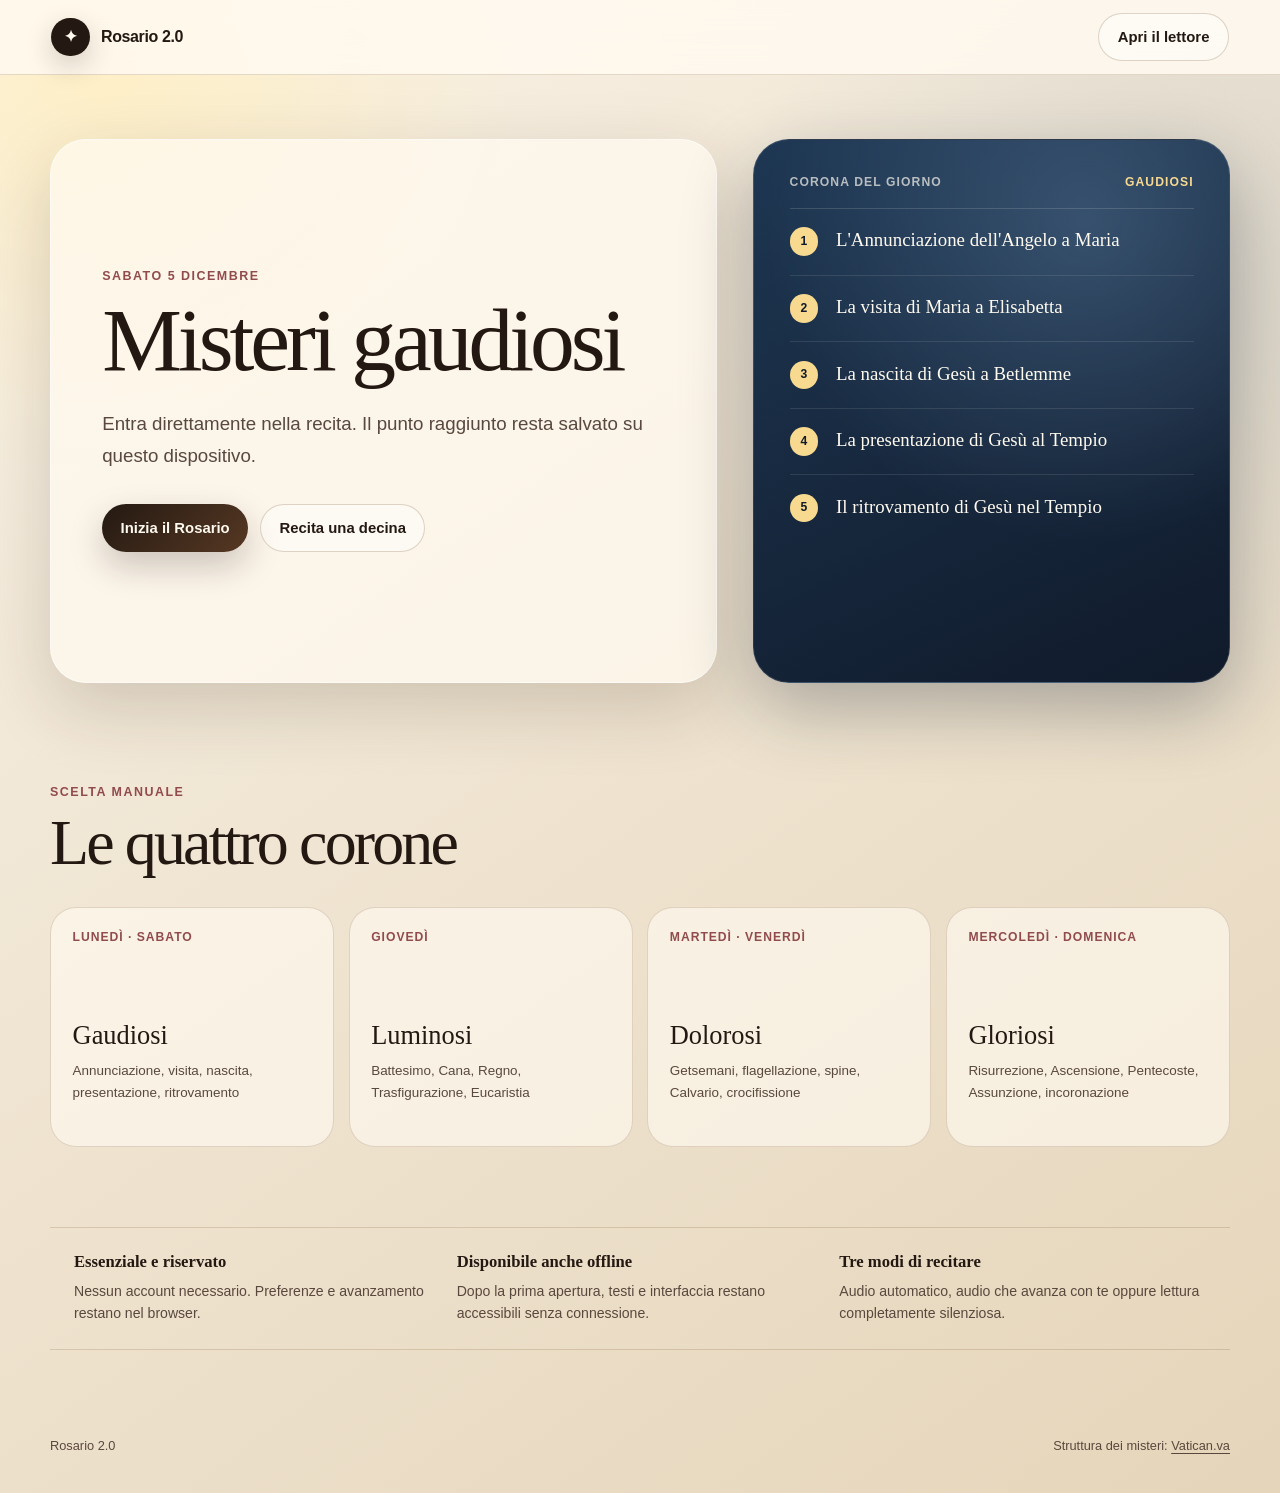
<file: index.html>
<!doctype html>
<html lang="it">
  <head>
    <meta charset="UTF-8" />
    <meta name="viewport" content="width=device-width, initial-scale=1.0, viewport-fit=cover" />
    <meta name="theme-color" content="#17263a" />
    <meta
      name="description"
      content="Recita il Rosario con i misteri del giorno, grani da far scorrere sotto il pollice e tre modalità di accompagnamento."
    />
    <title>Rosario 2.0</title>
    <link rel="icon" href="assets/app-icon.svg" type="image/svg+xml" />
    <link rel="manifest" href="manifest.webmanifest" />
    <link rel="stylesheet" href="styles.css" />
  </head>
  <body class="home-page">
    <header class="topbar">
      <a class="brand" href="index.html" aria-label="Rosario 2.0, pagina iniziale">
        <span class="brand-mark" aria-hidden="true">✦</span>
        <span>Rosario 2.0</span>
      </a>
      <a class="topbar-action" href="rosario.html">Apri il lettore</a>
    </header>

    <main class="home-main">
      <section class="today-section" aria-labelledby="todayTitle">
        <div class="today-copy">
          <p class="eyebrow" id="todayDate">Rosario di oggi</p>
          <h1 id="todayTitle">Misteri del giorno</h1>
          <p class="today-intro">
            Entra direttamente nella recita. Il punto raggiunto resta salvato su questo dispositivo.
          </p>

          <div class="home-actions">
            <a class="primary-button" href="rosario.html?mode=full&amp;set=auto&amp;restart=1">
              Inizia il Rosario
            </a>
            <a class="secondary-button" href="rosario.html?mode=short&amp;set=auto&amp;restart=1">
              Recita una decina
            </a>
          </div>

          <div class="resume-banner" id="resumeBanner" hidden>
            <div>
              <span>Recita in corso</span>
              <strong id="resumeLabel">Riprendi da dove eri arrivato</strong>
            </div>
            <a href="rosario.html" id="resumeLink">Riprendi</a>
          </div>
        </div>

        <aside class="today-card" aria-label="Misteri previsti oggi">
          <div class="today-card-heading">
            <span>Corona del giorno</span>
            <strong id="todayShortLabel">Oggi</strong>
          </div>
          <ol id="todayMysteryList">
            <li>Caricamento dei misteri…</li>
          </ol>
        </aside>
      </section>

      <section class="choose-section" aria-labelledby="chooseTitle">
        <div class="section-heading">
          <p class="eyebrow">Scelta manuale</p>
          <h2 id="chooseTitle">Le quattro corone</h2>
        </div>

        <div class="mystery-grid">
          <a class="mystery-card" href="rosario.html?set=joyful&amp;mode=full&amp;restart=1">
            <span>lunedì · sabato</span>
            <strong>Gaudiosi</strong>
            <small>Annunciazione, visita, nascita, presentazione, ritrovamento</small>
          </a>
          <a class="mystery-card" href="rosario.html?set=luminous&amp;mode=full&amp;restart=1">
            <span>giovedì</span>
            <strong>Luminosi</strong>
            <small>Battesimo, Cana, Regno, Trasfigurazione, Eucaristia</small>
          </a>
          <a class="mystery-card" href="rosario.html?set=sorrowful&amp;mode=full&amp;restart=1">
            <span>martedì · venerdì</span>
            <strong>Dolorosi</strong>
            <small>Getsemani, flagellazione, spine, Calvario, crocifissione</small>
          </a>
          <a class="mystery-card" href="rosario.html?set=glorious&amp;mode=full&amp;restart=1">
            <span>mercoledì · domenica</span>
            <strong>Gloriosi</strong>
            <small>Risurrezione, Ascensione, Pentecoste, Assunzione, incoronazione</small>
          </a>
        </div>
      </section>

      <section class="privacy-note" aria-label="Funzionamento e riservatezza">
        <div>
          <strong>Essenziale e riservato</strong>
          <p>Nessun account necessario. Preferenze e avanzamento restano nel browser.</p>
        </div>
        <div>
          <strong>Disponibile anche offline</strong>
          <p>Dopo la prima apertura, testi e interfaccia restano accessibili senza connessione.</p>
        </div>
        <div>
          <strong>Tre modi di recitare</strong>
          <p>Audio automatico, audio che avanza con te oppure lettura completamente silenziosa.</p>
        </div>
      </section>
    </main>

    <footer class="footer">
      <span>Rosario 2.0</span>
      <span>
        Struttura dei misteri:
        <a href="https://www.vatican.va/special/rosary/documents/misteri.html">Vatican.va</a>
      </span>
    </footer>

    <script src="rosary-data.js"></script>
    <script src="home.js" defer></script>
    <script src="pwa.js" defer></script>
  </body>
</html>
</file>
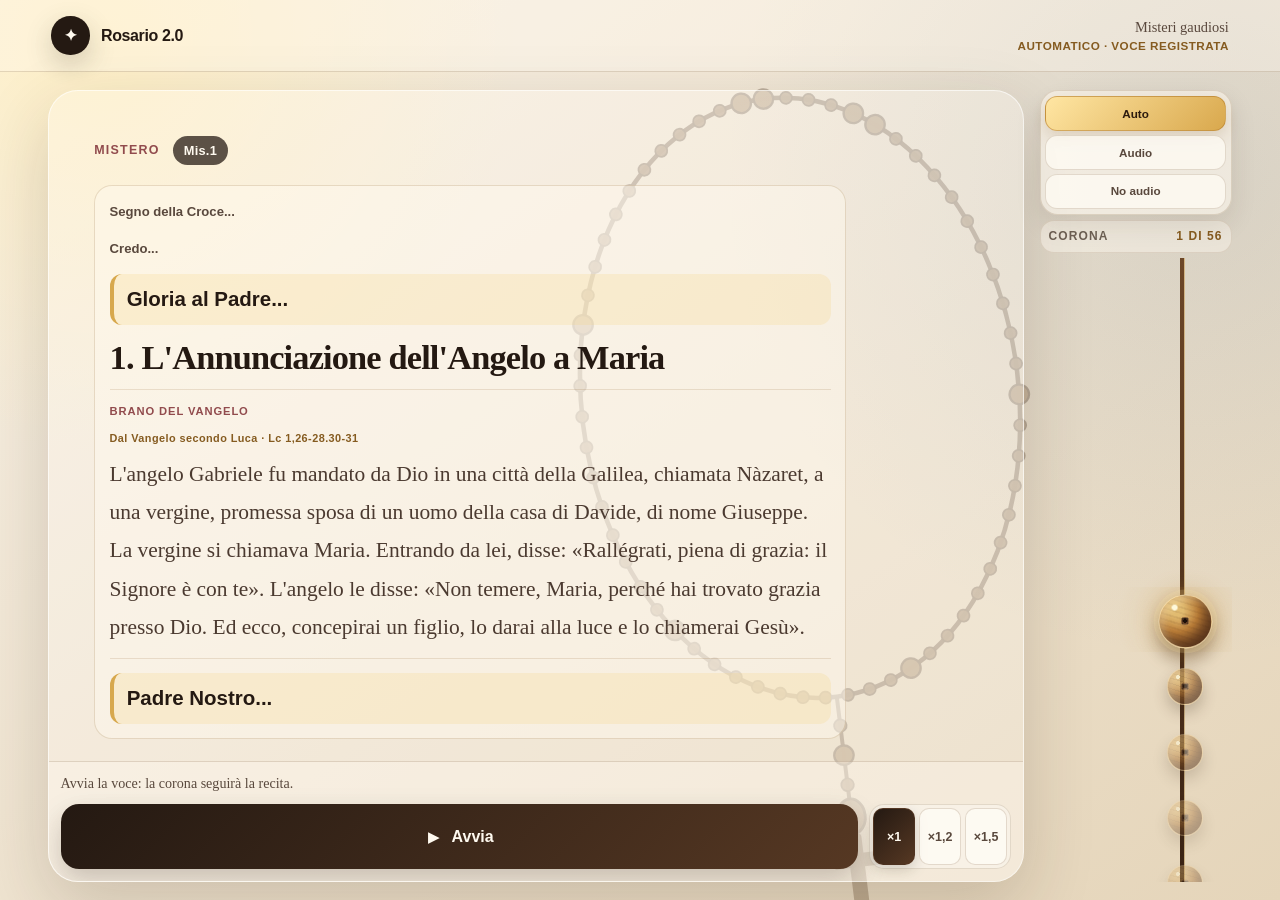
<file: rosario.html>
<!doctype html>
<html lang="it">
  <head>
    <meta charset="UTF-8" />
    <meta name="viewport" content="width=device-width, initial-scale=1.0, viewport-fit=cover" />
    <meta name="theme-color" content="#17263a" />
    <meta
      name="description"
      content="Rosario guidato con grani da far scorrere sotto il pollice, tre modalità di recita e avanzamento salvato."
    />
    <title>Rosario guidato · Rosario 2.0</title>
    <link rel="icon" href="assets/app-icon.svg" type="image/svg+xml" />
    <link rel="manifest" href="manifest.webmanifest" />
    <link rel="stylesheet" href="styles.css" />
    <link rel="stylesheet" href="grip-window.css" />
    <link rel="stylesheet" href="rosary-atmosphere.css" />
  </head>
  <body class="reader-page">
    <div class="rosary-backdrop" aria-hidden="true"></div>

    <header class="topbar reader-topbar">
      <a class="brand" href="index.html" aria-label="Torna alla pagina iniziale">
        <span class="brand-mark" aria-hidden="true">✦</span>
        <span>Rosario 2.0</span>
      </a>
      <div class="reader-context" aria-live="polite">
        <span id="setLabel">Misteri del giorno</span>
        <strong id="speechSupport">Voce automatica</strong>
      </div>
    </header>

    <main class="reader-main">
      <section class="reader-layout" aria-label="Lettore del Rosario">
        <article class="prayer-panel">
          <div class="prayer-scroll" id="prayerScroll">
            <div class="step-heading">
              <span id="currentStepType">Mistero</span>
              <strong id="stepCode">1</strong>
            </div>

            <h1 id="prayerTitle" hidden></h1>
            <p id="prayerText"></p>

            <p class="sr-only" id="prayerAnnouncement" aria-live="polite"></p>

            <div class="progress-wrap" aria-label="Avanzamento del Rosario">
              <div
                class="progress-bar"
                role="progressbar"
                aria-valuemin="0"
                aria-valuemax="100"
                aria-valuenow="0"
                id="progressBar"
              >
                <span id="progressFill"></span>
              </div>
            </div>

            <details class="prayer-settings">
              <summary>Misteri, dettagli e intenzione</summary>
              <div class="settings-content">
                <div class="settings-grid">
                  <label class="field compact-field">
                    <span>Misteri</span>
                    <select id="mysterySetSelect">
                      <option value="auto">Automatici per oggi</option>
                      <option value="joyful">Gaudiosi</option>
                      <option value="luminous">Luminosi</option>
                      <option value="sorrowful">Dolorosi</option>
                      <option value="glorious">Gloriosi</option>
                    </select>
                  </label>

                  <label class="switch-field">
                    <input id="fullRosaryToggle" type="checkbox" checked />
                    <span>
                      <strong>Rosario completo</strong>
                      <small>Cinque misteri</small>
                    </span>
                  </label>

                  <label class="field compact-field" id="shortMysteryField" hidden>
                    <span>Decina</span>
                    <select id="shortMysterySelect" aria-label="Scegli il mistero della decina"></select>
                  </label>

                  <label class="field compact-field" data-audio-setting>
                    <span>Voce sintetica per i testi mancanti</span>
                    <select id="voiceSelect" aria-label="Seleziona la voce">
                      <option value="__auto__">Migliore disponibile</option>
                    </select>
                  </label>

                </div>

                <div class="intention-box">
                  <label class="field">
                    <span>Affidamento personale <small>facoltativo e non salvato</small></span>
                    <textarea
                      id="intentionInput"
                      rows="2"
                      autocomplete="off"
                      placeholder="Una persona, una decisione, una paura…"
                    ></textarea>
                  </label>
                  <label class="checkbox-field">
                    <input id="speakIntentionToggle" type="checkbox" />
                    <span>Inseriscilo nella sequenza della recita</span>
                  </label>
                </div>

                <button class="text-button danger-text" id="resetButton" type="button">
                  Ricomincia dall’inizio
                </button>
              </div>
            </details>
          </div>

          <div class="reader-player" aria-label="Modalità e controlli della recita">
            <div class="player-action-row">
              <p id="interactionHint">Avvia la voce: la corona seguirà la recita.</p>
              <button class="play-button" id="playPauseButton" type="button" aria-label="Avvia la recita automatica">
                <span class="play-icon" aria-hidden="true">▶</span>
                <strong id="playButtonLabel">Avvia</strong>
              </button>
              <div class="player-rate-control" data-audio-setting>
                <span class="sr-only">Velocità audio</span>
                <div class="audio-rate-toggle" role="group" aria-label="Velocità dell'audio">
                  <button type="button" data-speech-rate="1.0" aria-pressed="false">×1</button>
                  <button type="button" data-speech-rate="1.2" aria-pressed="false">×1,2</button>
                  <button type="button" data-speech-rate="1.5" aria-pressed="false">×1,5</button>
                </div>
              </div>
            </div>
          </div>
        </article>

        <aside class="bead-stage grip-window" aria-label="Finestra di presa del Rosario">
          <div class="grip-mode-switch" role="group" aria-label="Modalità di preghiera">
            <button type="button" data-interaction-mode="automatic" aria-pressed="false">Auto</button>
            <button type="button" data-interaction-mode="guided" aria-pressed="false">Audio</button>
            <button type="button" data-interaction-mode="silent" aria-pressed="false">No audio</button>
          </div>
          <div class="strand-topline">
            <span>Corona</span>
            <strong id="currentStepCount">1 di 1</strong>
          </div>
          <div class="grip-zone" aria-hidden="true">
            <span></span>
            <small id="gripInstruction">Tieni e tira ↑</small>
          </div>
          <div
            class="rosary-strand"
            id="rosaryRing"
            role="button"
            tabindex="0"
            aria-roledescription="filo del Rosario"
            aria-label="Tieni il grano attivo sotto il pollice e tiralo verso l’alto"
          ></div>
          <div class="strand-caption" aria-live="polite">
            <span>Ora</span>
            <strong id="currentStepTitle">Primo mistero</strong>
          </div>
        </aside>
      </section>
    </main>

    <script src="rosary-data.js"></script>
    <script src="app.js" defer></script>
    <script src="grip-window.js" defer></script>
    <script src="rosary-atmosphere.js" defer></script>
    <script src="pwa.js" defer></script>
  </body>
</html>
</file>
<file: styles.css>
:root {
  color-scheme: light;
  --ink: #241912;
  --ink-soft: #59483d;
  --paper: #fffaf0;
  --paper-deep: #efe1c9;
  --gold: #d7a84d;
  --gold-light: #f7d98f;
  --gold-dark: #855b20;
  --rose: #914b4d;
  --night: #101a2a;
  --night-soft: #1e3753;
  --line: rgba(104, 69, 29, 0.18);
  --shadow: 0 24px 70px rgba(51, 34, 19, 0.18);
  --serif: Georgia, "Times New Roman", serif;
  --sans: Inter, ui-sans-serif, -apple-system, BlinkMacSystemFont, "Segoe UI", sans-serif;
}

* {
  box-sizing: border-box;
}

html {
  min-width: 320px;
  scroll-behavior: smooth;
}

body {
  min-width: 320px;
  min-height: 100vh;
  margin: 0;
  color: var(--ink);
  background:
    radial-gradient(circle at 8% 4%, rgba(255, 239, 194, 0.88), transparent 26rem),
    radial-gradient(circle at 94% 20%, rgba(105, 130, 159, 0.16), transparent 30rem),
    linear-gradient(145deg, #f9f2e6 0%, #e5d5ba 100%);
  font-family: var(--sans);
}

button,
input,
select,
textarea {
  font: inherit;
}

button,
a,
select,
summary,
input[type="checkbox"] {
  -webkit-tap-highlight-color: transparent;
}

button {
  cursor: pointer;
}

a {
  color: inherit;
  text-decoration: none;
}

button:focus-visible,
a:focus-visible,
select:focus-visible,
textarea:focus-visible,
summary:focus-visible,
input:focus-visible {
  outline: 3px solid rgba(145, 75, 77, 0.48);
  outline-offset: 3px;
}

[hidden] {
  display: none !important;
}

.sr-only {
  position: absolute;
  width: 1px;
  height: 1px;
  padding: 0;
  margin: -1px;
  overflow: hidden;
  clip: rect(0, 0, 0, 0);
  white-space: nowrap;
  border: 0;
}

.topbar {
  position: sticky;
  top: 0;
  z-index: 20;
  display: flex;
  align-items: center;
  justify-content: space-between;
  min-height: 4.5rem;
  gap: 1rem;
  padding: 0.8rem clamp(1rem, 4vw, 4rem);
  border-bottom: 1px solid var(--line);
  background: rgba(255, 250, 240, 0.86);
  backdrop-filter: blur(20px);
}

.brand {
  display: inline-flex;
  align-items: center;
  gap: 0.72rem;
  min-height: 2.75rem;
  font-weight: 800;
  letter-spacing: -0.025em;
}

.brand-mark {
  display: grid;
  place-items: center;
  width: 2.4rem;
  height: 2.4rem;
  flex: 0 0 auto;
  color: var(--paper);
  background: var(--ink);
  border-radius: 50%;
  box-shadow: 0 10px 28px rgba(36, 25, 18, 0.2);
}

.topbar-action,
.primary-button,
.secondary-button {
  display: inline-flex;
  align-items: center;
  justify-content: center;
  min-height: 3rem;
  padding: 0.78rem 1.15rem;
  border-radius: 999px;
  font-size: 0.93rem;
  font-weight: 800;
}

.topbar-action,
.secondary-button {
  color: var(--ink);
  border: 1px solid rgba(104, 69, 29, 0.22);
  background: rgba(255, 255, 255, 0.44);
}

.primary-button {
  color: var(--paper);
  background: linear-gradient(135deg, var(--ink), #563823);
  box-shadow: 0 14px 34px rgba(36, 25, 18, 0.22);
}

.primary-button:hover,
.topbar-action:hover,
.secondary-button:hover {
  transform: translateY(-1px);
}

.eyebrow {
  margin: 0 0 0.7rem;
  color: var(--rose);
  font-size: 0.78rem;
  font-weight: 900;
  letter-spacing: 0.12em;
  text-transform: uppercase;
}

/* Home */
.home-main {
  width: min(1180px, calc(100% - 2rem));
  margin: 0 auto;
  padding: clamp(2rem, 5vw, 5rem) 0 4rem;
}

.today-section {
  display: grid;
  grid-template-columns: minmax(0, 1.05fr) minmax(20rem, 0.75fr);
  align-items: stretch;
  gap: clamp(1rem, 3vw, 2.25rem);
}

.today-copy {
  display: flex;
  flex-direction: column;
  justify-content: center;
  min-height: 34rem;
  padding: clamp(1.5rem, 4vw, 4.5rem);
  border: 1px solid rgba(255, 255, 255, 0.58);
  border-radius: 36px;
  background: rgba(255, 250, 240, 0.72);
  box-shadow: var(--shadow);
}

.today-copy h1,
.section-heading h2 {
  margin: 0;
  font-family: var(--serif);
  font-weight: 400;
  letter-spacing: -0.045em;
  line-height: 1.02;
}

.today-copy h1 {
  max-width: 12ch;
  font-size: clamp(2.8rem, 7vw, 6.6rem);
}

.today-intro {
  max-width: 41rem;
  margin: 1.4rem 0 0;
  color: var(--ink-soft);
  font-size: clamp(1rem, 2vw, 1.17rem);
  line-height: 1.72;
}

.home-actions {
  display: flex;
  flex-wrap: wrap;
  gap: 0.75rem;
  margin-top: 2rem;
}

.resume-banner {
  display: flex;
  align-items: center;
  justify-content: space-between;
  gap: 1rem;
  margin-top: 1.4rem;
  padding: 1rem 1.05rem;
  color: #fffaf0;
  border-radius: 20px;
  background: var(--night);
}

.resume-banner div {
  display: grid;
  gap: 0.25rem;
}

.resume-banner span {
  color: rgba(255, 250, 240, 0.68);
  font-size: 0.76rem;
  font-weight: 800;
  letter-spacing: 0.08em;
  text-transform: uppercase;
}

.resume-banner strong {
  font-family: var(--serif);
  font-size: 1rem;
  font-weight: 400;
}

.resume-banner a {
  flex: 0 0 auto;
  padding: 0.7rem 0.9rem;
  color: var(--night);
  border-radius: 999px;
  background: var(--gold-light);
  font-size: 0.86rem;
  font-weight: 900;
}

.today-card {
  min-width: 0;
  padding: clamp(1.4rem, 3vw, 2.2rem);
  overflow: hidden;
  color: var(--paper);
  border: 1px solid rgba(255, 255, 255, 0.12);
  border-radius: 36px;
  background:
    radial-gradient(circle at 70% 15%, rgba(111, 148, 186, 0.34), transparent 20rem),
    linear-gradient(155deg, var(--night-soft), var(--night));
  box-shadow: 0 26px 70px rgba(16, 26, 42, 0.3);
}

.today-card-heading {
  display: flex;
  align-items: center;
  justify-content: space-between;
  gap: 1rem;
  padding-bottom: 1.2rem;
  border-bottom: 1px solid rgba(255, 250, 240, 0.14);
  color: rgba(255, 250, 240, 0.68);
  font-size: 0.76rem;
  font-weight: 900;
  letter-spacing: 0.09em;
  text-transform: uppercase;
}

.today-card-heading strong {
  color: var(--gold-light);
}

.today-card ol {
  display: grid;
  gap: 0;
  margin: 0;
  padding: 0;
  list-style: none;
  counter-reset: mystery;
}

.today-card li {
  display: grid;
  grid-template-columns: 2.2rem 1fr;
  gap: 0.7rem;
  align-items: start;
  padding: 1.15rem 0;
  border-bottom: 1px solid rgba(255, 250, 240, 0.1);
  font-family: var(--serif);
  font-size: clamp(1rem, 1.8vw, 1.18rem);
  line-height: 1.42;
  counter-increment: mystery;
}

.today-card li::before {
  display: grid;
  place-items: center;
  width: 1.8rem;
  height: 1.8rem;
  content: counter(mystery);
  color: var(--night);
  border-radius: 50%;
  background: var(--gold-light);
  font-family: var(--sans);
  font-size: 0.76rem;
  font-weight: 900;
}

.today-card li:last-child {
  border-bottom: 0;
}

.choose-section {
  padding: clamp(4rem, 8vw, 7rem) 0 2rem;
}

.section-heading h2 {
  font-size: clamp(2.2rem, 5vw, 4.4rem);
}

.mystery-grid {
  display: grid;
  grid-template-columns: repeat(4, minmax(0, 1fr));
  gap: 0.9rem;
  margin-top: 2rem;
}

.mystery-card {
  display: flex;
  flex-direction: column;
  min-height: 15rem;
  padding: 1.35rem;
  border: 1px solid var(--line);
  border-radius: 26px;
  background: rgba(255, 250, 240, 0.62);
  transition: transform 180ms ease, box-shadow 180ms ease, background 180ms ease;
}

.mystery-card:hover {
  transform: translateY(-4px);
  background: rgba(255, 250, 240, 0.88);
  box-shadow: 0 20px 45px rgba(51, 34, 19, 0.13);
}

.mystery-card > span {
  color: var(--rose);
  font-size: 0.76rem;
  font-weight: 900;
  letter-spacing: 0.08em;
  text-transform: uppercase;
}

.mystery-card > strong {
  margin-top: auto;
  font-family: var(--serif);
  font-size: 1.65rem;
  font-weight: 400;
}

.mystery-card > small {
  min-height: 4.8em;
  margin-top: 0.6rem;
  color: var(--ink-soft);
  font-size: 0.84rem;
  line-height: 1.58;
}

.privacy-note {
  display: grid;
  grid-template-columns: repeat(3, minmax(0, 1fr));
  gap: 1rem;
  margin-top: 3rem;
  padding: 1.5rem;
  border-top: 1px solid var(--line);
  border-bottom: 1px solid var(--line);
}

.privacy-note strong {
  font-family: var(--serif);
  font-size: 1.04rem;
}

.privacy-note p {
  margin: 0.45rem 0 0;
  color: var(--ink-soft);
  font-size: 0.88rem;
  line-height: 1.6;
}

.footer {
  display: flex;
  align-items: center;
  justify-content: space-between;
  gap: 1rem;
  width: min(1180px, calc(100% - 2rem));
  margin: 0 auto;
  padding: 1.5rem 0 2.5rem;
  color: var(--ink-soft);
  font-size: 0.8rem;
}

.footer a {
  text-decoration: underline;
  text-underline-offset: 0.2em;
}

/* Lettore */
.reader-page {
  height: 100svh;
  min-height: 34rem;
  overflow: hidden;
}

.reader-topbar {
  position: relative;
  height: 4.5rem;
}

.reader-context {
  display: grid;
  justify-items: end;
  min-width: 0;
  gap: 0.15rem;
}

.reader-context span {
  color: var(--ink-soft);
  font-family: var(--serif);
  font-size: 0.9rem;
}

.reader-context strong {
  max-width: min(45vw, 22rem);
  overflow: hidden;
  color: var(--gold-dark);
  font-size: 0.73rem;
  letter-spacing: 0.04em;
  text-overflow: ellipsis;
  text-transform: uppercase;
  white-space: nowrap;
}

.reader-main {
  width: min(1220px, 100%);
  height: calc(100svh - 4.5rem);
  margin: 0 auto;
  padding: clamp(0.65rem, 1.6vw, 1.15rem);
}

.reader-layout {
  display: grid;
  grid-template-columns: minmax(0, 1fr) clamp(9.35rem, 16vw, 12rem);
  gap: clamp(0.6rem, 1.5vw, 1rem);
  width: 100%;
  height: 100%;
}

.prayer-panel {
  display: grid;
  grid-template-rows: minmax(0, 1fr) auto;
  min-width: 0;
  min-height: 0;
  overflow: hidden;
  border: 1px solid rgba(255, 255, 255, 0.62);
  border-radius: 30px;
  background: rgba(255, 252, 246, 0.86);
  box-shadow: var(--shadow);
}

.prayer-scroll {
  min-height: 0;
  padding: clamp(1.25rem, 3.5vw, 3rem);
  overflow-x: hidden;
  overflow-y: auto;
  overscroll-behavior: contain;
  scrollbar-color: rgba(133, 91, 32, 0.36) transparent;
  scrollbar-width: thin;
}

.step-heading {
  display: flex;
  align-items: center;
  justify-content: space-between;
  gap: 0.8rem;
}

.step-heading {
  justify-content: flex-start;
  margin-top: 0;
}

.step-heading > span {
  color: var(--rose);
  font-size: 0.78rem;
  font-weight: 900;
  letter-spacing: 0.1em;
  text-transform: uppercase;
}

.step-heading > strong {
  padding: 0.42rem 0.7rem;
  color: var(--paper);
  border-radius: 999px;
  background: var(--ink);
  font-size: 0.8rem;
  letter-spacing: 0.02em;
}

.prayer-panel h1 {
  max-width: 17ch;
  margin: 1rem 0 0;
  font-family: var(--serif);
  font-size: clamp(2.15rem, 5vw, 4.8rem);
  font-weight: 400;
  letter-spacing: -0.045em;
  line-height: 1.03;
}

#prayerText {
  width: min(47rem, 100%);
  margin: 1.25rem 0 0;
  color: #4b3a30;
  font-family: var(--serif);
  font-size: clamp(1.08rem, 1.75vw, 1.34rem);
  line-height: 1.78;
}

#prayerText {
  display: grid;
  gap: 0.95rem;
}

.prayer-part {
  display: grid;
  gap: 0.28rem;
  padding-left: 0.85rem;
  border-left: 2px solid transparent;
  transition: opacity 160ms ease, border-color 160ms ease, transform 160ms ease;
}

.prayer-part small {
  color: var(--ink-soft);
  font-family: var(--sans);
  font-size: 0.65rem;
  font-weight: 900;
  letter-spacing: 0.08em;
  line-height: 1;
  text-transform: uppercase;
}

.prayer-part--assembly {
  border-left-color: rgba(145, 75, 77, 0.38);
}

.prayer-part--assembly small {
  color: var(--rose);
}

.prayer-abbreviation {
  padding-left: 0.85rem;
  color: #4b3a30;
  border-left: 2px solid rgba(133, 91, 32, 0.24);
  font-style: italic;
}

.large-bead-card {
  display: grid;
  gap: 0.85rem;
  padding: 0.9rem;
  border: 1px solid rgba(133, 91, 32, 0.18);
  border-radius: 18px;
  background: rgba(255, 250, 238, 0.44);
}

.large-bead-card__prayer {
  display: flex;
  align-items: center;
  min-height: 3.2rem;
  padding: 0.65rem 0.82rem;
  color: var(--ink);
  border-left: 4px solid var(--gold);
  border-radius: 12px;
  background: rgba(244, 205, 112, 0.2);
  font-family: var(--sans);
  font-size: clamp(1.02rem, 2vw, 1.28rem);
  font-style: normal;
  font-weight: 900;
  line-height: 1.2;
}

.large-bead-card__sign {
  color: var(--ink-soft);
  font-family: var(--sans);
  font-size: 0.82rem;
  font-weight: 800;
}

.large-bead-card__title {
  color: var(--ink);
  font-family: var(--serif);
  font-size: clamp(1.45rem, 3vw, 2.15rem);
  font-weight: 600;
  letter-spacing: -0.025em;
  line-height: 1.08;
}

.large-bead-card__intention {
  display: grid;
  gap: 0.3rem;
  padding: 0.7rem 0.8rem;
  border-radius: 12px;
  background: rgba(145, 75, 77, 0.08);
  font-size: 0.95rem;
  line-height: 1.5;
}

.large-bead-card__intention small {
  color: var(--rose);
  font-family: var(--sans);
  font-size: 0.64rem;
  font-weight: 900;
  letter-spacing: 0.07em;
  text-transform: uppercase;
}

.large-bead-card__reading {
  display: grid;
  gap: 0.42rem;
  padding-block: 0.75rem;
  border-block: 1px solid rgba(133, 91, 32, 0.15);
}

.large-bead-card__reading-label {
  color: var(--rose);
  font-family: var(--sans);
  font-size: 0.7rem;
  font-weight: 900;
  letter-spacing: 0.08em;
  text-transform: uppercase;
}

.large-bead-card__reading small {
  color: var(--gold-dark);
  font-family: var(--sans);
  font-size: 0.68rem;
  font-weight: 800;
  letter-spacing: 0.04em;
}

.scripture-reference {
  justify-self: start;
  margin-left: 0.85rem;
  padding: 0.38rem 0.62rem;
  color: var(--gold-dark);
  border: 1px solid rgba(133, 91, 32, 0.18);
  border-radius: 999px;
  background: rgba(255, 250, 238, 0.46);
  font-family: var(--sans);
  font-size: 0.68rem;
  font-weight: 800;
  letter-spacing: 0.04em;
}

#prayerText[data-speaker="leader"] .prayer-part:not(.prayer-part--leader),
#prayerText[data-speaker="assembly"] .prayer-part:not(.prayer-part--assembly) {
  opacity: 0.46;
}

#prayerText[data-speaker="leader"] .prayer-part--leader,
#prayerText[data-speaker="assembly"] .prayer-part--assembly {
  transform: translateX(0.18rem);
}


.progress-wrap {
  display: grid;
  grid-template-columns: minmax(0, 1fr);
  align-items: center;
  gap: 0.75rem;
  margin-top: clamp(1.8rem, 5vh, 3.5rem);
}

.progress-bar {
  height: 0.45rem;
  overflow: hidden;
  border-radius: 999px;
  background: rgba(133, 91, 32, 0.13);
}

.progress-bar span {
  display: block;
  width: 0;
  height: 100%;
  border-radius: inherit;
  background: linear-gradient(90deg, var(--rose), var(--gold));
  transition: width 220ms ease;
}

.prayer-settings {
  margin-top: 1.4rem;
  border-top: 1px solid var(--line);
}

.prayer-settings summary {
  display: flex;
  align-items: center;
  min-height: 3.25rem;
  padding: 0.8rem 0 0;
  color: var(--ink-soft);
  font-size: 0.88rem;
  font-weight: 850;
  cursor: pointer;
}

.prayer-settings summary::marker {
  color: var(--gold-dark);
}

.settings-content {
  display: grid;
  gap: 1rem;
  padding-top: 1rem;
}

.settings-grid {
  display: grid;
  grid-template-columns: repeat(2, minmax(0, 1fr));
  gap: 0.8rem;
}

.field {
  display: grid;
  gap: 0.45rem;
  min-width: 0;
  color: var(--ink-soft);
  font-size: 0.82rem;
  font-weight: 800;
}

.field > span {
  display: flex;
  flex-wrap: wrap;
  gap: 0.35rem;
}

.field small {
  color: #746459;
  font-size: 0.76rem;
  font-weight: 600;
}

.field select,
.field textarea {
  width: 100%;
  min-height: 3rem;
  color: var(--ink);
  border: 1px solid rgba(104, 69, 29, 0.22);
  border-radius: 14px;
  background: rgba(255, 255, 255, 0.58);
}

.field select {
  padding: 0 2.25rem 0 0.8rem;
}

.field textarea {
  padding: 0.8rem;
  resize: vertical;
  line-height: 1.5;
}

.switch-field,
.checkbox-field {
  display: flex;
  align-items: center;
  gap: 0.7rem;
  min-height: 3rem;
  padding: 0.65rem 0.8rem;
  color: var(--ink-soft);
  border: 1px solid rgba(104, 69, 29, 0.18);
  border-radius: 14px;
  background: rgba(255, 255, 255, 0.38);
  font-size: 0.82rem;
  cursor: pointer;
}

.switch-field input,
.checkbox-field input {
  width: 1.15rem;
  height: 1.15rem;
  flex: 0 0 auto;
  accent-color: var(--rose);
}

.switch-field > span {
  display: grid;
  gap: 0.12rem;
}

.switch-field strong {
  color: var(--ink);
  font-size: 0.82rem;
}

.switch-field small {
  font-size: 0.74rem;
}

.player-rate-control {
  position: relative;
  display: block;
  align-items: center;
  padding: 0.22rem;
  color: var(--ink-soft);
  border: 1px solid rgba(104, 69, 29, 0.15);
  border-radius: 15px;
  background: rgba(255, 255, 255, 0.34);
}

.audio-rate-toggle {
  display: grid;
  grid-template-columns: repeat(3, minmax(0, 1fr));
  gap: 0.28rem;
}

.audio-rate-toggle button {
  min-width: 2.6rem;
  min-height: 3.55rem;
  padding: 0.45rem 0.35rem;
  color: var(--ink-soft);
  border: 1px solid rgba(104, 69, 29, 0.18);
  border-radius: 10px;
  background: rgba(255, 252, 246, 0.72);
  font-size: 0.78rem;
  font-weight: 900;
  transition: color 150ms ease, border-color 150ms ease, background 150ms ease, box-shadow 150ms ease;
}

.audio-rate-toggle button[aria-pressed="true"] {
  color: var(--paper);
  border-color: rgba(86, 56, 35, 0.78);
  background: linear-gradient(135deg, var(--ink), #563823);
  box-shadow: 0 5px 14px rgba(36, 25, 18, 0.18);
}

.audio-rate-toggle button:focus-visible {
  outline: 2px solid var(--rose);
  outline-offset: 2px;
}

.intention-box {
  display: grid;
  gap: 0.65rem;
  padding: 0.9rem;
  border: 1px solid rgba(145, 75, 77, 0.16);
  border-radius: 18px;
  background: rgba(145, 75, 77, 0.045);
}

.checkbox-field {
  min-height: 2.5rem;
  padding: 0.35rem 0;
  border: 0;
  background: transparent;
}

.checkbox-field input:disabled + span {
  opacity: 0.52;
}

.text-button {
  justify-self: start;
  min-height: 2.75rem;
  padding: 0.6rem 0;
  border: 0;
  background: transparent;
  font-size: 0.82rem;
  font-weight: 800;
  text-decoration: underline;
  text-underline-offset: 0.25em;
}

.danger-text {
  color: #7b3437;
}

.reader-player {
  position: relative;
  z-index: 5;
  display: grid;
  grid-template-columns: 1fr;
  align-items: stretch;
  gap: 0.65rem;
  padding: 0.7rem;
  padding-bottom: max(0.7rem, env(safe-area-inset-bottom));
  border-top: 1px solid var(--line);
  background: rgba(255, 250, 240, 0.94);
  backdrop-filter: blur(18px);
}

.grip-mode-switch {
  position: relative;
  z-index: 6;
  display: grid;
  grid-template-columns: 1fr;
  gap: 0.32rem;
  padding: 0.45rem;
  border-bottom: 1px solid rgba(255, 250, 240, 0.12);
  background: rgba(7, 14, 24, 0.46);
}

.grip-mode-switch button {
  width: 100%;
  min-width: 0;
  min-height: 2.7rem;
  padding: 0.58rem 0.6rem;
  color: rgba(255, 250, 240, 0.72);
  border: 1px solid rgba(255, 250, 240, 0.12);
  border-radius: 12px;
  background: rgba(255, 250, 240, 0.055);
  font-size: 0.73rem;
  font-weight: 900;
  line-height: 1;
  white-space: nowrap;
  transition:
    color 160ms ease,
    border-color 160ms ease,
    background 160ms ease,
    box-shadow 160ms ease,
    transform 120ms ease;
}

.grip-mode-switch button:hover {
  color: var(--paper);
  border-color: rgba(255, 226, 143, 0.34);
  background: rgba(255, 250, 240, 0.1);
}

.grip-mode-switch button:active {
  transform: translateY(1px);
}

.grip-mode-switch button[aria-pressed="true"] {
  color: #2d1b0e;
  border-color: rgba(255, 231, 160, 0.86);
  background: linear-gradient(135deg, #ffe6a3, #d9a84d);
  box-shadow:
    0 0 0 1px rgba(255, 246, 211, 0.18),
    0 6px 18px rgba(215, 168, 77, 0.24);
}

.grip-mode-switch button:focus-visible {
  outline: 2px solid var(--gold-light);
  outline-offset: 2px;
}

.grip-mode-switch button:disabled {
  opacity: 0.34;
  cursor: not-allowed;
}

.player-action-row {
  display: grid;
  grid-template-columns: minmax(8rem, 1fr) auto;
  align-items: stretch;
  gap: 0.65rem;
  min-width: 0;
}

#interactionHint {
  grid-column: 1 / -1;
  max-width: 24rem;
  margin: 0 auto 0 0;
  color: var(--ink-soft);
  font-family: var(--serif);
  font-size: 0.88rem;
  line-height: 1.4;
}

.play-button {
  grid-column: 1;
  display: flex;
  align-items: center;
  justify-content: center;
  gap: 0.65rem;
  width: 100%;
  min-width: 0;
  min-height: 3.55rem;
  padding: 0.7rem 1.1rem;
  color: var(--paper);
  border: 0;
  border-radius: 18px;
  background: linear-gradient(135deg, var(--ink), #563823);
  box-shadow: 0 12px 28px rgba(36, 25, 18, 0.22);
  font-weight: 850;
}

.play-button.is-playing {
  background: linear-gradient(135deg, var(--rose), #6f3336);
}

.play-icon {
  min-width: 1rem;
  font-size: 0.9rem;
}

.bead-stage {
  position: relative;
  isolation: isolate;
  display: grid;
  grid-template-rows: auto auto minmax(0, 1fr) auto;
  min-width: 0;
  min-height: 0;
  height: 100%;
  overflow: hidden;
  color: var(--paper);
  border: 1px solid rgba(255, 250, 240, 0.14);
  border-radius: 30px;
  background:
    radial-gradient(circle at 45% 26%, rgba(93, 130, 165, 0.36), transparent 42%),
    linear-gradient(165deg, var(--night-soft), var(--night) 72%);
  box-shadow: 0 26px 70px rgba(16, 26, 42, 0.3);
}

.grip-mode-switch { grid-row: 1; }
.strand-topline { grid-row: 2; }
.rosary-strand { grid-row: 3; }
.strand-caption { grid-row: 4; }

.grip-zone {
  position: absolute;
  z-index: 5;
  top: 50%;
  right: 0;
  display: grid;
  place-items: center;
  width: 6.6rem;
  height: 7.4rem;
  pointer-events: none;
  transform: translateY(-50%);
}

.grip-zone::before {
  position: absolute;
  inset: 0 0 0.35rem 0.55rem;
  content: "";
  border: 1px solid rgba(255, 245, 210, 0.18);
  border-right: 0;
  border-radius: 999px 0 0 999px;
  background: linear-gradient(90deg, rgba(255, 250, 236, 0.03), rgba(255, 250, 236, 0.11));
  box-shadow: inset 20px 0 34px rgba(255, 245, 210, 0.035);
  transition: border-color 160ms ease, background 160ms ease, transform 160ms ease;
}

.grip-zone > span {
  width: 3.65rem;
  height: 3.65rem;
  margin-left: 1.25rem;
  border: 1px solid rgba(255, 239, 183, 0.32);
  border-radius: 50%;
  box-shadow:
    0 0 0 0.55rem rgba(255, 248, 222, 0.035),
    inset 0 0 24px rgba(255, 239, 183, 0.06);
  transition: border-color 160ms ease, box-shadow 160ms ease, transform 160ms ease;
}

.grip-zone small {
  position: absolute;
  right: 0.45rem;
  bottom: 0;
  width: 5.4rem;
  color: rgba(255, 250, 240, 0.62);
  font-size: 0.68rem;
  font-weight: 850;
  letter-spacing: 0.03em;
  text-align: center;
}

.bead-stage.can-grip .grip-zone > span {
  border-color: rgba(255, 226, 143, 0.72);
  box-shadow:
    0 0 0 0.62rem rgba(255, 248, 222, 0.055),
    0 0 28px rgba(255, 213, 110, 0.2),
    inset 0 0 24px rgba(255, 239, 183, 0.1);
}

.bead-stage.is-gripping .grip-zone::before {
  background: linear-gradient(90deg, rgba(255, 250, 236, 0.06), rgba(255, 250, 236, 0.17));
  transform: translateX(0.18rem);
}

.bead-stage.grip-ready .grip-zone > span {
  border-color: var(--gold-light);
  box-shadow:
    0 0 0 0.72rem rgba(255, 248, 222, 0.09),
    0 0 34px rgba(255, 213, 110, 0.44);
  transform: scale(1.06);
}

.strand-topline,
.strand-caption {
  position: relative;
  z-index: 2;
  display: flex;
  justify-content: space-between;
  gap: 0.7rem;
  padding: 1rem 1.1rem;
  color: rgba(255, 250, 240, 0.7);
  background: rgba(7, 14, 24, 0.32);
  font-size: 0.75rem;
  font-weight: 900;
  letter-spacing: 0.09em;
  text-transform: uppercase;
}

.strand-topline {
  border-bottom: 1px solid rgba(255, 250, 240, 0.1);
}

.strand-topline strong {
  color: var(--gold-light);
}

.strand-caption {
  display: grid;
  min-height: 4.8rem;
  border-top: 1px solid rgba(255, 250, 240, 0.1);
  letter-spacing: 0.06em;
}

.strand-caption strong {
  display: -webkit-box;
  overflow: hidden;
  color: var(--paper);
  font-family: var(--serif);
  font-size: 0.82rem;
  font-weight: 400;
  letter-spacing: 0;
  line-height: 1.45;
  text-transform: none;
  -webkit-box-orient: vertical;
  -webkit-line-clamp: 2;
}

.rosary-strand {
  position: relative;
  --grip-drag: 0px;
  display: flex;
  flex-direction: column;
  width: 100%;
  height: 100%;
  min-height: 0;
  overflow-x: hidden;
  overflow-y: hidden;
  background:
    linear-gradient(rgba(215, 168, 77, 0.43), rgba(215, 168, 77, 0.43))
    calc(100% - 3.3rem) 0 / 2px 100% no-repeat;
  scroll-behavior: smooth;
  touch-action: none;
  user-select: none;
}

.strand-spacer {
  flex: 0 0 calc(50% - 2.55rem);
  min-height: 1px;
}

.bead-row {
  position: relative;
  z-index: 1;
  display: grid;
  grid-template-columns: minmax(0, 1fr) 6.6rem;
  align-items: center;
  flex: 0 0 5.1rem;
  min-height: 5.1rem;
  padding: 0.15rem 0.25rem 0.15rem 0.8rem;
  border-radius: 24px 0 0 24px;
  transform: translateY(0);
  transition: background 180ms ease, opacity 180ms ease, transform 180ms ease;
}

.rosary-strand.is-gripping .bead-row {
  transform: translateY(var(--grip-drag));
  transition: none;
}

.bead-code {
  overflow: hidden;
  color: rgba(255, 250, 240, 0.66);
  font-size: 0.75rem;
  font-weight: 900;
  letter-spacing: 0.01em;
  text-align: right;
  text-overflow: ellipsis;
  white-space: nowrap;
}

.bead {
  position: relative;
  display: grid;
  place-items: center;
  width: 5rem;
  height: 5rem;
  margin: 0 auto;
  border-radius: 50%;
  cursor: default;
  touch-action: none;
}

.bead-stage.can-grip .bead-row.active .bead {
  cursor: grab;
}

.bead::before {
  width: 1.55rem;
  height: 1.55rem;
  content: "";
  border: 1px solid rgba(255, 250, 240, 0.68);
  border-radius: 50%;
  background:
    radial-gradient(circle at 29% 24%, #fff9df 0 9%, transparent 10%),
    radial-gradient(circle at 34% 30%, #f6d27d, #cc8731 46%, #633713 100%);
  box-shadow:
    inset -0.28rem -0.34rem 0.5rem rgba(69, 31, 5, 0.32),
    inset 0.2rem 0.22rem 0.34rem rgba(255, 248, 214, 0.38),
    0 0.55rem 1rem rgba(0, 0, 0, 0.38);
  transition: transform 180ms ease, box-shadow 180ms ease, filter 180ms ease;
}

.bead.major::before {
  width: 2.25rem;
  height: 2.25rem;
  background:
    radial-gradient(circle at 29% 24%, #fffef1 0 10%, transparent 11%),
    radial-gradient(circle at 34% 30%, #ffe29b, #e5a53e 45%, #704013 100%);
}

.bead-row.done .bead::before {
  filter: saturate(0.58) brightness(0.72);
}

.bead-row.active {
  z-index: 3;
  background: linear-gradient(90deg, transparent 12%, rgba(255, 250, 240, 0.13));
}

.bead-row.active .bead-code {
  color: var(--gold-light);
  font-size: 0.84rem;
}

.bead-row.active .bead::before {
  transform: translateX(0.48rem) scale(1.48);
  box-shadow:
    inset -0.28rem -0.34rem 0.5rem rgba(69, 31, 5, 0.26),
    inset 0.2rem 0.22rem 0.34rem rgba(255, 248, 214, 0.42),
    0 0 0 0.48rem rgba(255, 246, 211, 0.1),
    0 0 30px rgba(255, 226, 143, 0.7),
    0 0.75rem 1.2rem rgba(0, 0, 0, 0.36);
}

.bead-stage.is-gripping .bead-row.active .bead::before {
  cursor: grabbing;
  transform: translateX(0.7rem) scale(1.34);
  box-shadow:
    inset -0.2rem -0.24rem 0.42rem rgba(69, 31, 5, 0.38),
    inset 0.12rem 0.14rem 0.24rem rgba(255, 248, 214, 0.3),
    0 0 0 0.54rem rgba(255, 246, 211, 0.11),
    0 0 22px rgba(255, 226, 143, 0.55);
}

.bead-stage.grip-settled .bead-row.active .bead::before {
  animation: bead-settle 220ms ease-out;
}

.rosary-strand:focus-visible {
  outline: 2px solid var(--gold-light);
  outline-offset: -4px;
}

@keyframes bead-settle {
  0% { transform: translateX(0.7rem) scale(1.28); }
  68% { transform: translateX(0.42rem) scale(1.55); }
  100% { transform: translateX(0.48rem) scale(1.48); }
}

@media (max-width: 940px) {
  .mystery-grid {
    grid-template-columns: repeat(2, minmax(0, 1fr));
  }

  .privacy-note {
    grid-template-columns: 1fr;
  }

  .privacy-note > div + div {
    padding-top: 1rem;
    border-top: 1px solid var(--line);
  }
}

@media (max-width: 760px) {
  .topbar {
    min-height: 4rem;
    padding: 0.6rem 0.75rem;
  }

  .brand-mark {
    width: 2.15rem;
    height: 2.15rem;
  }

  .topbar-action {
    min-height: 2.6rem;
    padding: 0.6rem 0.85rem;
    font-size: 0.8rem;
  }

  .home-main {
    width: min(100% - 1rem, 42rem);
    padding-top: 0.6rem;
  }

  .today-section {
    grid-template-columns: 1fr;
  }

  .today-copy {
    min-height: 28rem;
    padding: 1.4rem;
    border-radius: 26px;
  }

  .today-copy h1 {
    font-size: clamp(2.7rem, 14vw, 4.6rem);
  }

  .today-card {
    border-radius: 26px;
  }

  .choose-section {
    padding-top: 4rem;
  }

  .mystery-grid {
    grid-template-columns: 1fr;
  }

  .mystery-card {
    min-height: 11.5rem;
  }

  .mystery-card > strong {
    margin-top: 2.6rem;
  }

  .footer {
    align-items: flex-start;
    flex-direction: column;
  }

  .reader-topbar {
    height: 4rem;
  }

  .reader-context span {
    font-size: 0.8rem;
  }

  .reader-context strong {
    max-width: 44vw;
    font-size: 0.67rem;
  }

  .reader-main {
    height: calc(100svh - 4rem);
    padding: 0.5rem;
  }

  .reader-layout {
    grid-template-columns: minmax(0, 1fr) clamp(5.8rem, 22.67vw, 7.33rem);
    gap: 0.45rem;
  }

  .prayer-panel,
  .bead-stage {
    border-radius: 22px;
  }

  .prayer-panel {
    position: relative;
    z-index: 2;
    overflow: visible;
  }

  .bead-stage {
    z-index: 1;
  }

  .prayer-scroll {
    padding: 1rem 0.82rem;
  }

  .step-heading {
    flex-wrap: wrap;
    margin-top: 0;
    gap: 0.4rem;
  }

  .step-heading > span,
  .step-heading > strong {
    font-size: 0.72rem;
  }

  .prayer-panel h1 {
    margin-top: 0.8rem;
    font-size: clamp(1.6rem, 7.2vw, 2.35rem);
    line-height: 1.08;
  }

  #prayerText {
    margin-top: 0.85rem;
    font-size: 1rem;
    line-height: 1.66;
  }

  .progress-wrap {
    margin-top: 1.5rem;
  }

  .prayer-settings summary {
    min-height: 3rem;
    font-size: 0.8rem;
  }

  .settings-grid {
    grid-template-columns: 1fr;
  }

  .reader-player {
    grid-template-columns: 1fr;
    gap: 0.4rem;
    padding: 0.42rem;
    padding-bottom: max(0.42rem, env(safe-area-inset-bottom));
    border-radius: 0 0 22px 22px;
  }

  .grip-mode-switch {
    gap: 0.2rem;
    padding: 0.34rem;
  }

  .grip-mode-switch button {
    min-height: 2.35rem;
    padding-inline: 0.2rem;
    border-radius: 10px;
    font-size: 0.66rem;
  }

  .player-rate-control {
    z-index: 7;
    padding: 0.18rem;
  }

  .player-action-row {
    display: grid;
    grid-template-columns: minmax(5.65rem, 1fr) auto;
    gap: 0.4rem;
  }

  .audio-rate-toggle {
    gap: 0.18rem;
  }

  .audio-rate-toggle button {
    min-width: 1.85rem;
    min-height: 3rem;
    padding-inline: 0.18rem;
    font-size: 0.63rem;
  }

  #interactionHint {
    font-size: 0.78rem;
    line-height: 1.3;
  }

  .play-button {
    min-width: 0;
    min-height: 3rem;
    padding: 0.55rem 0.7rem;
    border-radius: 15px;
    gap: 0.42rem;
    font-size: 0.82rem;
  }

  .strand-topline,
  .strand-caption {
    padding: 0.7rem 0.55rem;
    font-size: 0.66rem;
    letter-spacing: 0.04em;
  }

  .strand-caption {
    min-height: 4.2rem;
  }

  .strand-caption strong {
    font-size: 0.72rem;
  }

  .rosary-strand {
    background-position: calc(100% - 2.55rem) 0;
  }

  .grip-zone {
    width: 5.15rem;
    height: 6.4rem;
  }

  .grip-zone::before {
    left: 0.3rem;
  }

  .grip-zone > span {
    width: 3.05rem;
    height: 3.05rem;
    margin-left: 0.95rem;
  }

  .grip-zone small {
    right: 0.2rem;
    width: 4.7rem;
    font-size: 0.62rem;
  }

  .strand-spacer {
    flex-basis: calc(50% - 2.25rem);
  }

  .bead-row {
    grid-template-columns: minmax(0, 1fr) 5.1rem;
    flex-basis: 4.5rem;
    min-height: 4.5rem;
    padding: 0.1rem 0.05rem 0.1rem 0.25rem;
    border-radius: 18px 0 0 18px;
  }

  .bead-code {
    font-size: 0.75rem;
    letter-spacing: 0;
  }

  .bead-row.active .bead-code {
    font-size: 0.79rem;
  }

  .bead {
    width: 4.3rem;
    height: 4.3rem;
  }

  .bead::before {
    width: 1.35rem;
    height: 1.35rem;
  }

  .bead.major::before {
    width: 1.95rem;
    height: 1.95rem;
  }
}

@media (max-width: 390px) {
  .brand {
    gap: 0.5rem;
    font-size: 0.86rem;
  }

  .reader-layout {
    grid-template-columns: minmax(0, 1fr) 5.64rem;
  }

  .reader-context span {
    font-size: 0.74rem;
  }

  .reader-context strong {
    max-width: 40vw;
  }

  .prayer-scroll {
    padding-inline: 0.7rem;
  }

  .strand-caption > span {
    display: none;
  }

  .strand-caption {
    min-height: 3.4rem;
  }
}



@media (max-width: 760px) and (max-height: 700px) {
  .grip-mode-switch {
    gap: 0.14rem;
    padding: 0.24rem;
  }

  .grip-mode-switch button {
    min-height: 2rem;
    padding-block: 0.35rem;
  }

  .strand-topline {
    padding-block: 0.48rem;
  }

  .strand-caption {
    min-height: 3.5rem;
    padding-block: 0.52rem;
  }
}

@media (prefers-reduced-motion: reduce) {
  html,
  .rosary-strand {
    scroll-behavior: auto;
  }

  *,
  *::before,
  *::after {
    transition-duration: 0.01ms !important;
    animation-duration: 0.01ms !important;
    animation-iteration-count: 1 !important;
  }
}
</file>
<file: grip-window.css>
/*
 * Presa del Rosario.
 * La classe e' presente direttamente nell'HTML: nessun cambio di geometria
 * avviene dopo il primo frame e JavaScript deve soltanto allineare il filo.
 */

.grip-window {
  --thumb-position: 58%;
  --row-size: 4.1rem;
  --half-row: 2.05rem;
  --bead-column: 5.8rem;
  --cord-inset: 2.9rem;
  isolation: auto;
  grid-template-rows: auto auto minmax(0, 1fr);
  overflow: visible;
  color: var(--ink);
  border: 0;
  border-radius: 0;
  background: transparent;
  box-shadow: none;
}

/* I controlli restano un blocco autonomo; la presa, invece, non e' una barra. */
.grip-window .grip-mode-switch {
  grid-row: 1;
  gap: 0.22rem;
  margin: 0 0 0.32rem;
  padding: 0.3rem;
  pointer-events: auto;
  border: 1px solid rgba(104, 69, 29, 0.16);
  border-radius: 18px;
  background: rgba(255, 250, 240, 0.56);
  box-shadow: 0 10px 26px rgba(61, 40, 20, 0.1);
}

.grip-window .grip-mode-switch button {
  width: 100%;
  min-height: 2.2rem;
  padding-inline: 0.24rem;
  color: var(--ink-soft);
  border-color: rgba(104, 69, 29, 0.17);
  background: rgba(255, 252, 246, 0.72);
  box-shadow: none;
}

.grip-window .grip-mode-switch button:hover {
  color: var(--ink);
  border-color: rgba(133, 91, 32, 0.34);
  background: rgba(255, 252, 246, 0.92);
}

.grip-window .grip-mode-switch button[aria-pressed="true"] {
  color: #2d1b0e;
  border-color: rgba(181, 126, 46, 0.56);
  background: linear-gradient(135deg, #ffe6a3, #d9a84d);
  box-shadow: 0 6px 16px rgba(121, 78, 24, 0.18);
}

.grip-window .grip-mode-switch button:focus-visible {
  outline-color: var(--rose);
}

.grip-window .strand-topline {
  grid-row: 2;
  margin-bottom: 0.28rem;
  padding: 0.55rem 0.5rem;
  color: rgba(54, 38, 27, 0.7);
  border: 1px solid rgba(104, 69, 29, 0.12);
  border-radius: 14px;
  background: rgba(255, 250, 240, 0.42);
}

.grip-window .strand-topline strong {
  color: var(--gold-dark);
}

/* Il titolo corrente e' gia' nel pannello di lettura: qui rubava altezza ai grani. */
.grip-window .strand-caption,
.grip-window .grip-zone {
  display: none;
}

.grip-window .rosary-strand {
  grid-row: 3;
  min-height: 0;
  overflow: hidden;
  pointer-events: auto;
  scroll-behavior: auto;
  touch-action: none;
  -webkit-mask-image: none;
  mask-image: none;
  background:
    linear-gradient(rgba(238, 211, 158, 0.78), rgba(238, 211, 158, 0.78))
      calc(100% - var(--cord-inset)) 0 / 1px 100% no-repeat,
    linear-gradient(#6d4728, #3a2315)
      calc(100% - var(--cord-inset)) 0 / 5px 100% no-repeat;
}

.grip-window .strand-spacer:first-child {
  flex: 0 0 calc(var(--thumb-position) - var(--half-row));
}

.grip-window .strand-spacer:last-child {
  flex: 0 0 calc(100% - var(--thumb-position) - var(--half-row));
}

/* Nessun grano viene nascosto: il viewport taglia soltanto il filo fuori schermo. */
.grip-window .bead-row {
  grid-template-columns: minmax(0, 1fr) var(--bead-column);
  flex: 0 0 var(--row-size);
  min-width: 100%;
  min-height: var(--row-size);
  padding: 0.1rem 0 0.1rem 0.2rem;
  visibility: visible;
  opacity: 0.38;
  filter: none;
  border-radius: 0;
  background: transparent;
  transform: translate3d(0, 0, 0);
  transition:
    opacity 180ms ease,
    transform 210ms cubic-bezier(0.22, 0.78, 0.22, 1);
}

.grip-window .bead-row.done {
  opacity: 0.54;
}

.grip-window .bead-row:has(+ .bead-row.active),
.grip-window .bead-row.active + .bead-row {
  opacity: 0.68;
}

.grip-window .bead-row:has(+ .bead-row + .bead-row.active),
.grip-window .bead-row.active + .bead-row + .bead-row {
  opacity: 0.5;
}

.grip-window .bead-row.active {
  z-index: 4;
  opacity: 1;
  background: radial-gradient(circle at 76% 50%, rgba(215, 168, 77, 0.15), transparent 46%);
}

.grip-window .rosary-strand.is-gripping .bead-row {
  transform: translate3d(0, var(--grip-drag), 0);
  transition: none;
}

.grip-window .rosary-strand.is-snapping .bead-row {
  transition: none;
}

/* Grani tridimensionali in legno d'ulivo, centrati sul cordoncino. */
.grip-window .bead {
  position: relative;
  display: grid;
  place-items: center;
  width: var(--bead-column);
  height: var(--row-size);
  margin: 0;
  grid-column: 2;
  transform: none;
}

.grip-window .bead::before {
  width: 2.16rem;
  height: 2.16rem;
  content: "";
  border: 1px solid rgba(255, 236, 189, 0.72);
  border-radius: 50%;
  background:
    radial-gradient(circle at 29% 23%, rgba(255, 251, 220, 0.96) 0 5%, transparent 6%),
    repeating-linear-gradient(17deg, rgba(74, 41, 19, 0.14) 0 1px, transparent 1px 5px),
    radial-gradient(circle at 34% 28%, #d9ad63 0 12%, #b67a37 43%, #805027 70%, #4a2b19 100%);
  box-shadow:
    inset -0.38rem -0.42rem 0.62rem rgba(48, 25, 11, 0.46),
    inset 0.28rem 0.24rem 0.4rem rgba(255, 238, 184, 0.34),
    0 0.48rem 0.9rem rgba(44, 26, 13, 0.34);
  transition: transform 180ms ease, box-shadow 180ms ease, filter 180ms ease;
}

.grip-window .bead::after {
  position: absolute;
  z-index: 2;
  width: 0.34rem;
  height: 0.34rem;
  content: "";
  border: 1px solid rgba(246, 210, 145, 0.22);
  border-radius: 50%;
  background: radial-gradient(circle, #1e100a 0 45%, #6b4225 50% 72%, #2a160d 74%);
  box-shadow: inset 0 1px 2px rgba(0, 0, 0, 0.8);
}

.grip-window .bead.major::before {
  width: 2.95rem;
  height: 2.95rem;
  background:
    radial-gradient(circle at 29% 23%, rgba(255, 252, 225, 0.98) 0 5%, transparent 6%),
    repeating-linear-gradient(17deg, rgba(78, 43, 18, 0.14) 0 1px, transparent 1px 5px),
    radial-gradient(circle at 34% 28%, #e1bb70 0 12%, #bc7e38 43%, #87552a 70%, #4b2b19 100%);
}

.grip-window .bead-row.done .bead::before {
  filter: saturate(0.78) brightness(0.88);
}

.grip-window .bead-row.active .bead::before {
  transform: scale(1.2);
  box-shadow:
    inset -0.4rem -0.44rem 0.64rem rgba(48, 25, 11, 0.42),
    inset 0.28rem 0.24rem 0.42rem rgba(255, 241, 194, 0.4),
    0 0 0 0.28rem rgba(255, 233, 174, 0.16),
    0 0 22px rgba(192, 132, 43, 0.48),
    0 0.62rem 1rem rgba(44, 26, 13, 0.38);
}

.grip-window .bead-row.active .bead.major::before {
  transform: scale(1.1);
}

.grip-window.can-grip .bead-row.active .bead::before {
  animation: grip-ready-pulse 1.9s ease-in-out infinite;
}

.grip-window.is-gripping .bead-row.active .bead::before {
  animation: none;
  transform: scale(1.12);
}

.grip-window.grip-ready .bead-row.active .bead::before {
  animation: none;
  transform: scale(1.25);
  box-shadow:
    inset -0.38rem -0.42rem 0.62rem rgba(48, 25, 11, 0.4),
    inset 0.28rem 0.24rem 0.42rem rgba(255, 245, 205, 0.42),
    0 0 0 0.46rem rgba(255, 231, 160, 0.2),
    0 0 30px rgba(194, 130, 35, 0.66);
}

.grip-window .rosary-strand:focus-visible {
  outline: 2px solid rgba(145, 75, 77, 0.7);
  outline-offset: -3px;
  border-radius: 16px;
}

@keyframes grip-ready-pulse {
  0%, 100% { filter: brightness(1); }
  50% { filter: brightness(1.1); }
}

@media (max-width: 760px) {
  .grip-window {
    --row-size: 3.95rem;
    --half-row: 1.975rem;
    --bead-column: 5.25rem;
    --cord-inset: 2.625rem;
  }

  .grip-window .grip-mode-switch {
    gap: 0.16rem;
    margin-bottom: 0.22rem;
    padding: 0.24rem;
    border-radius: 13px;
  }

  .grip-window .grip-mode-switch button {
    min-height: 2rem;
    padding-inline: 0.12rem;
    border-radius: 9px;
    font-size: 0.62rem;
  }

  .grip-window .strand-topline {
    justify-content: center;
    margin-bottom: 0.16rem;
    padding: 0.48rem 0.38rem;
    font-size: 0.64rem;
    text-align: center;
  }

  .grip-window .strand-topline span {
    display: none;
  }

  .grip-window .bead-row {
    padding-left: 0;
    opacity: 0.38;
  }

  .grip-window .bead::before {
    width: 2rem;
    height: 2rem;
  }

  .grip-window .bead.major::before {
    width: 2.72rem;
    height: 2.72rem;
  }

}

@media (max-width: 760px) and (max-height: 700px) {
  .grip-window {
    --thumb-position: 56%;
  }

  .grip-window .grip-mode-switch button {
    min-height: 2.08rem;
  }
}

@media (prefers-reduced-motion: reduce) {
  .grip-window.can-grip .bead-row.active .bead::before {
    animation: none;
  }
}
</file>
<file: rosary-atmosphere.css>
/* Atmosfera della corona: piu materia nella presa e il resto del Rosario come presenza sullo sfondo. */

.reader-page > .reader-topbar,
.reader-page > .reader-main {
  position: relative;
  z-index: 1;
}

.rosary-backdrop {
  position: fixed;
  z-index: 0;
  inset: 0;
  overflow: hidden;
  pointer-events: none;
  opacity: 0.32;
  mix-blend-mode: multiply;
}

.rosary-backdrop-svg {
  position: absolute;
  top: -2%;
  right: 3%;
  width: min(72vw, 54rem);
  height: 106%;
  overflow: visible;
  transform: rotate(-7deg) scale(0.96);
  transform-origin: 58% 54%;
  filter: sepia(0.36) saturate(0.82) contrast(1.08);
}

.rosary-backdrop-group {
  transform-origin: 50% 50%;
}

.rosary-backdrop-cord,
.rosary-backdrop-tail {
  fill: none;
  stroke: rgba(91, 57, 31, 0.98);
  stroke-linecap: round;
  stroke-linejoin: round;
}

.rosary-backdrop-cord {
  stroke-width: 8;
}

.rosary-backdrop-tail {
  stroke-width: 7;
}

.rosary-backdrop-bead {
  fill: rgba(130, 84, 42, 0.95);
  stroke: rgba(79, 47, 24, 0.94);
  stroke-width: 3;
}

.rosary-backdrop-bead.major {
  fill: rgba(151, 101, 49, 0.98);
  stroke-width: 4;
}

.rosary-backdrop-medal {
  fill: rgba(139, 91, 43, 0.96);
  stroke: rgba(78, 47, 24, 0.96);
  stroke-width: 5;
}

.rosary-backdrop-cross {
  fill: rgba(117, 72, 35, 0.98);
}

.rosary-backdrop.jolt .rosary-backdrop-group {
  animation: rosary-backdrop-jolt 280ms cubic-bezier(0.2, 0.74, 0.26, 1);
}

/* Le superfici del lettore sono davvero traslucide: niente blur forte che cancelli la corona dietro. */
.reader-page .reader-topbar {
  background: rgba(255, 250, 240, 0.34);
  -webkit-backdrop-filter: none;
  backdrop-filter: none;
}

.reader-page .prayer-panel {
  background: rgba(255, 252, 246, 0.26);
  -webkit-backdrop-filter: none;
  backdrop-filter: none;
}

.reader-page .reader-player {
  background: rgba(255, 250, 240, 0.34);
  -webkit-backdrop-filter: none;
  backdrop-filter: none;
}

.reader-page .interaction-mode-field,
.reader-page .switch-field {
  background: rgba(255, 255, 255, 0.18);
}

.reader-page .field select,
.reader-page .field textarea,
.reader-page .interaction-mode-field select {
  background: rgba(255, 252, 246, 0.46);
}

.reader-page .intention-box {
  background: rgba(145, 75, 77, 0.018);
}

.reader-page .step-heading > strong {
  background: rgba(36, 25, 18, 0.74);
  -webkit-backdrop-filter: none;
  backdrop-filter: none;
}

@keyframes rosary-backdrop-jolt {
  0% { transform: translate3d(0, 0, 0) rotate(0); }
  28% { transform: translate3d(0, -10px, 0) rotate(-0.45deg); }
  58% { transform: translate3d(0, 4px, 0) rotate(0.2deg); }
  100% { transform: translate3d(0, 0, 0) rotate(0); }
}

@media (max-width: 760px) {
  .rosary-backdrop {
    opacity: 0.4;
  }

  .rosary-backdrop-svg {
    top: 1%;
    right: -1%;
    width: 100vw;
    height: 102%;
    transform: rotate(-9deg) scale(0.94);
  }

  .reader-page .prayer-panel {
    background: rgba(255, 252, 246, 0.22);
  }

  .reader-page .reader-player {
    background: rgba(255, 250, 240, 0.3);
  }

  .reader-page .reader-topbar {
    background: rgba(255, 250, 240, 0.3);
  }

}

@media (prefers-reduced-motion: reduce) {
  .rosary-backdrop.jolt .rosary-backdrop-group {
    animation: none;
  }
}
</file>
